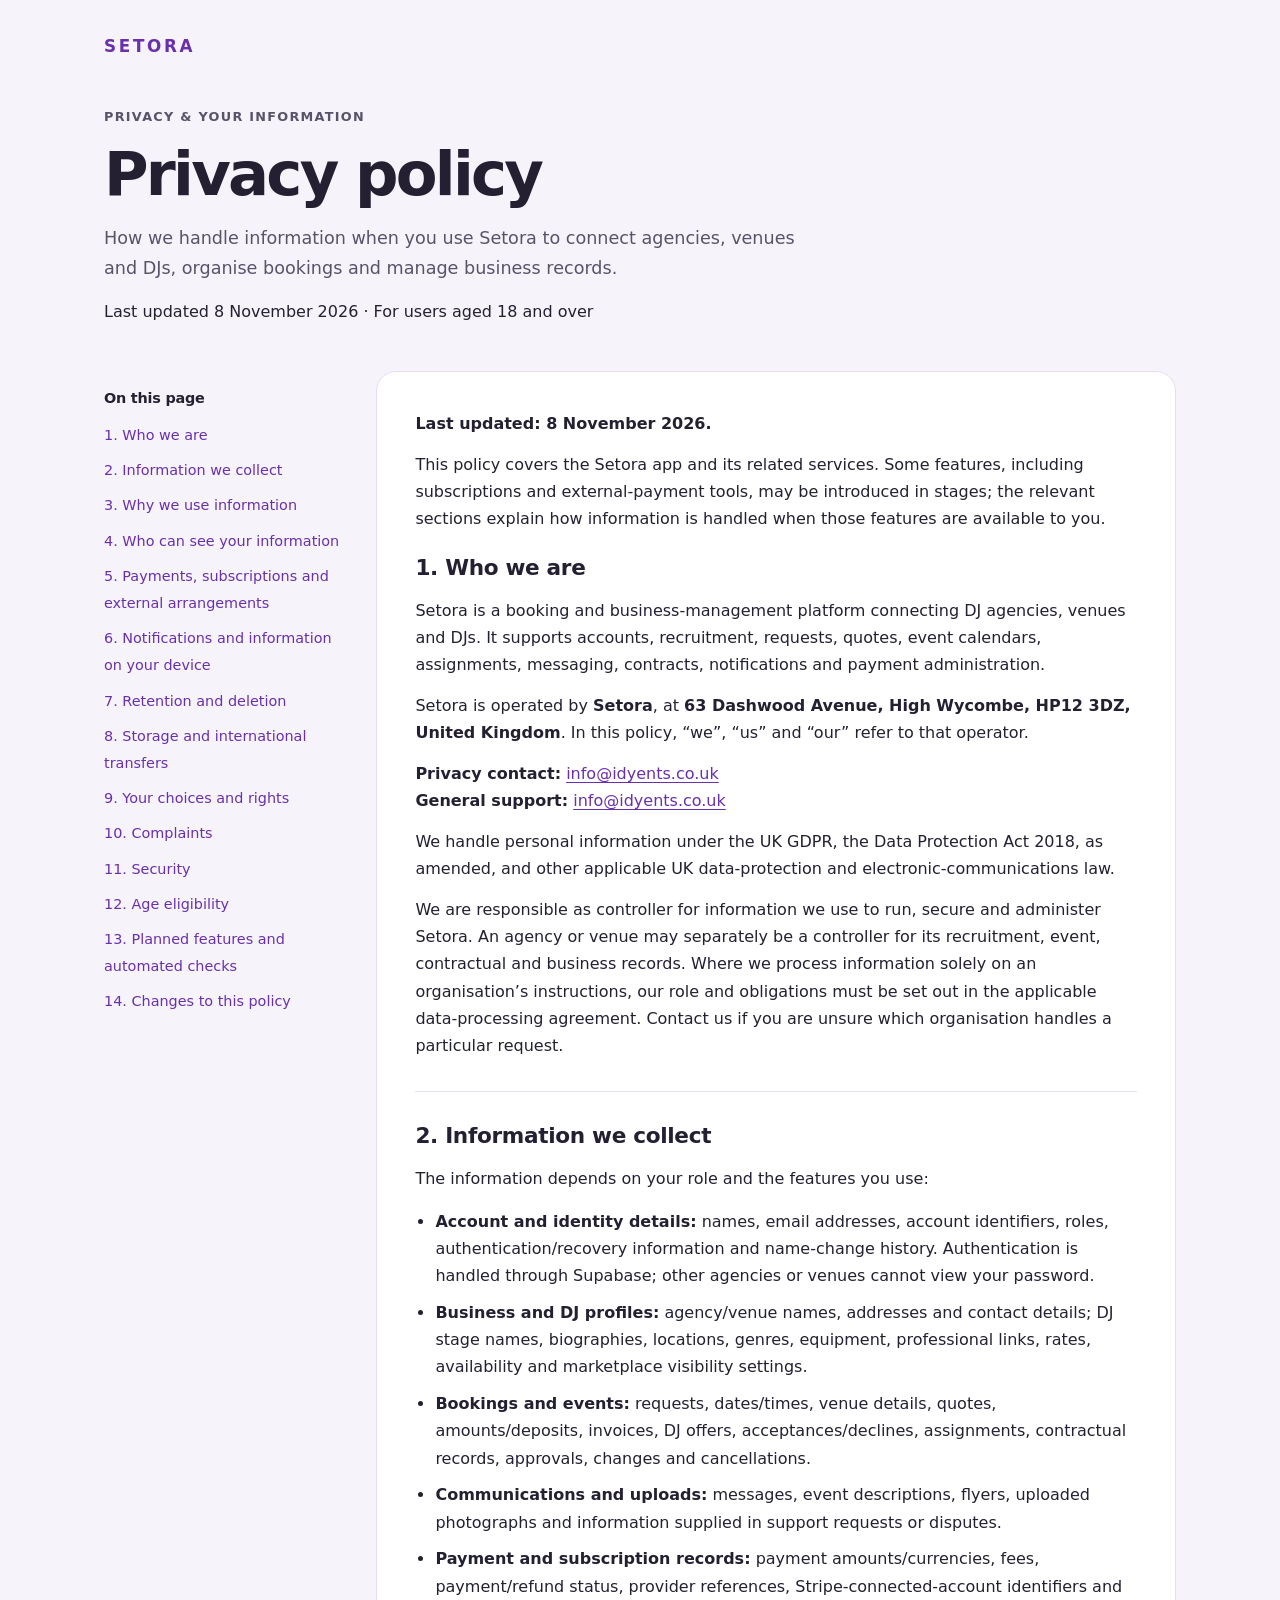
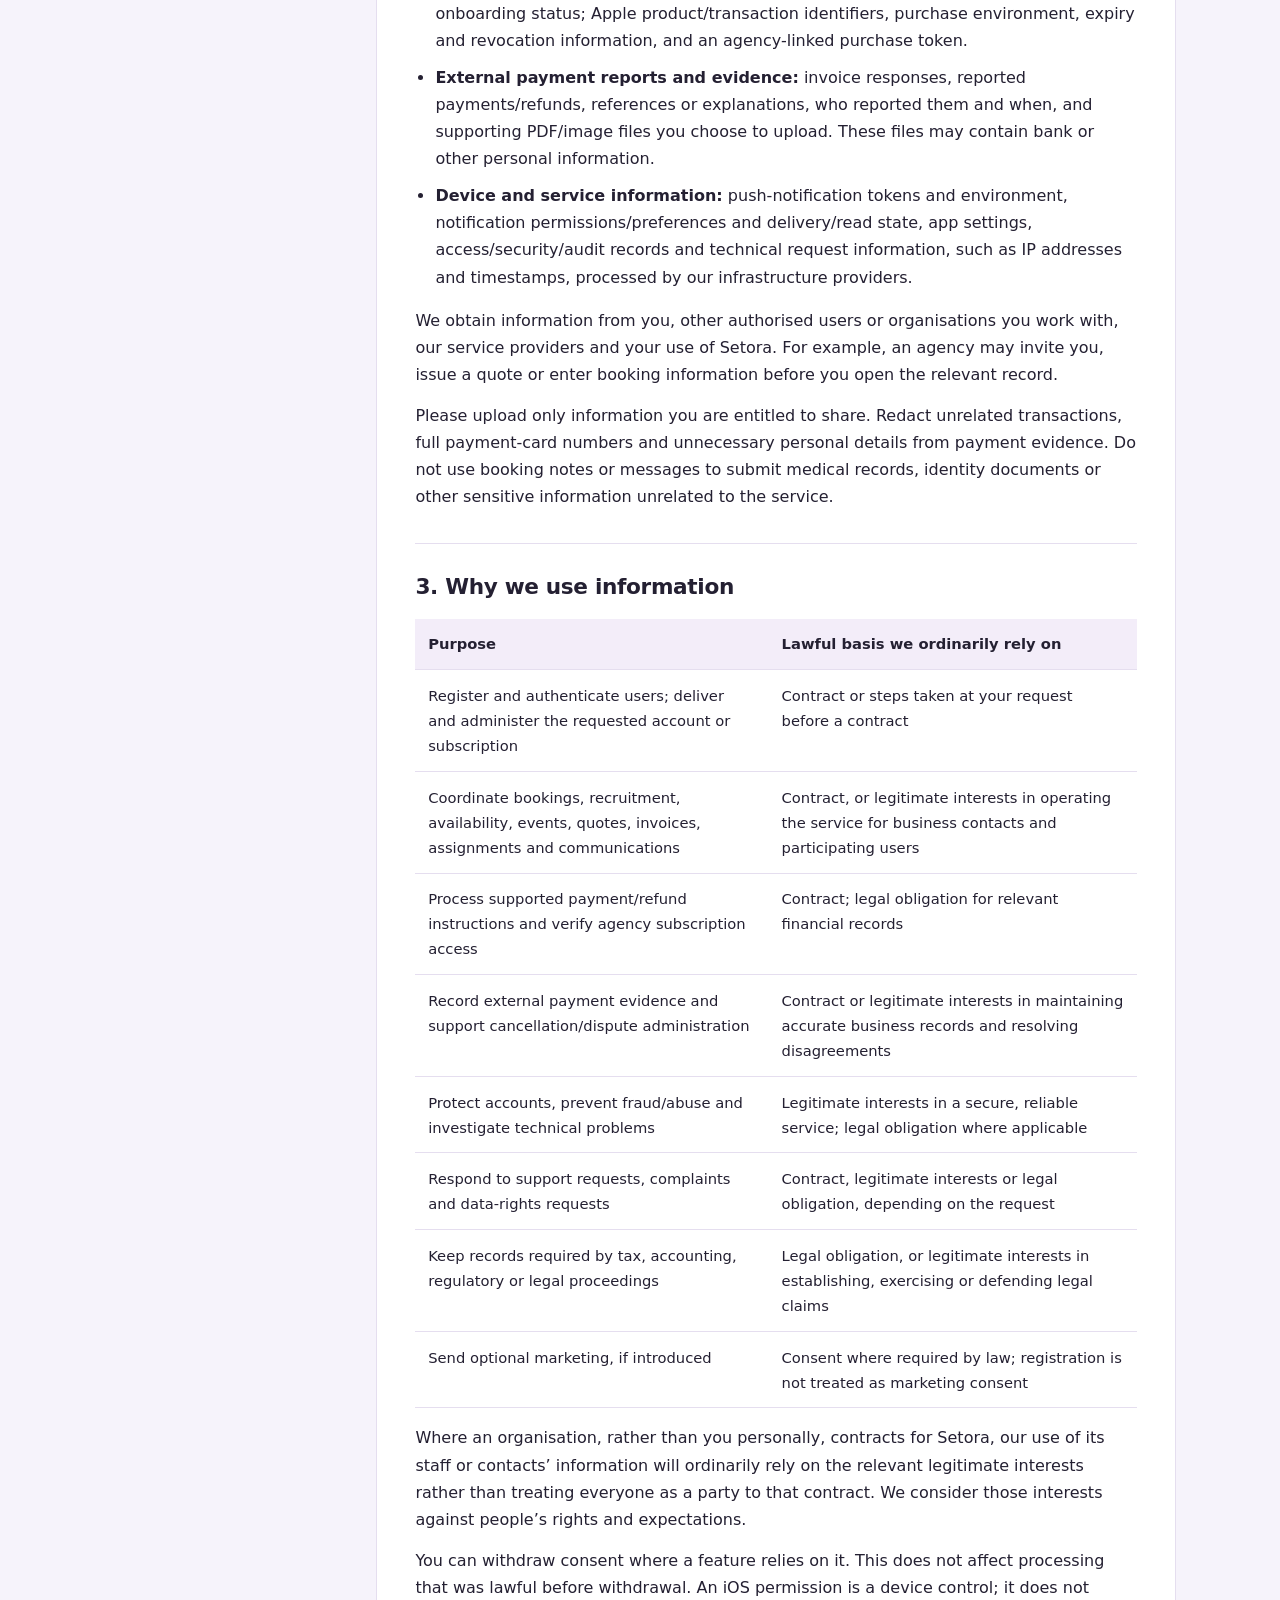
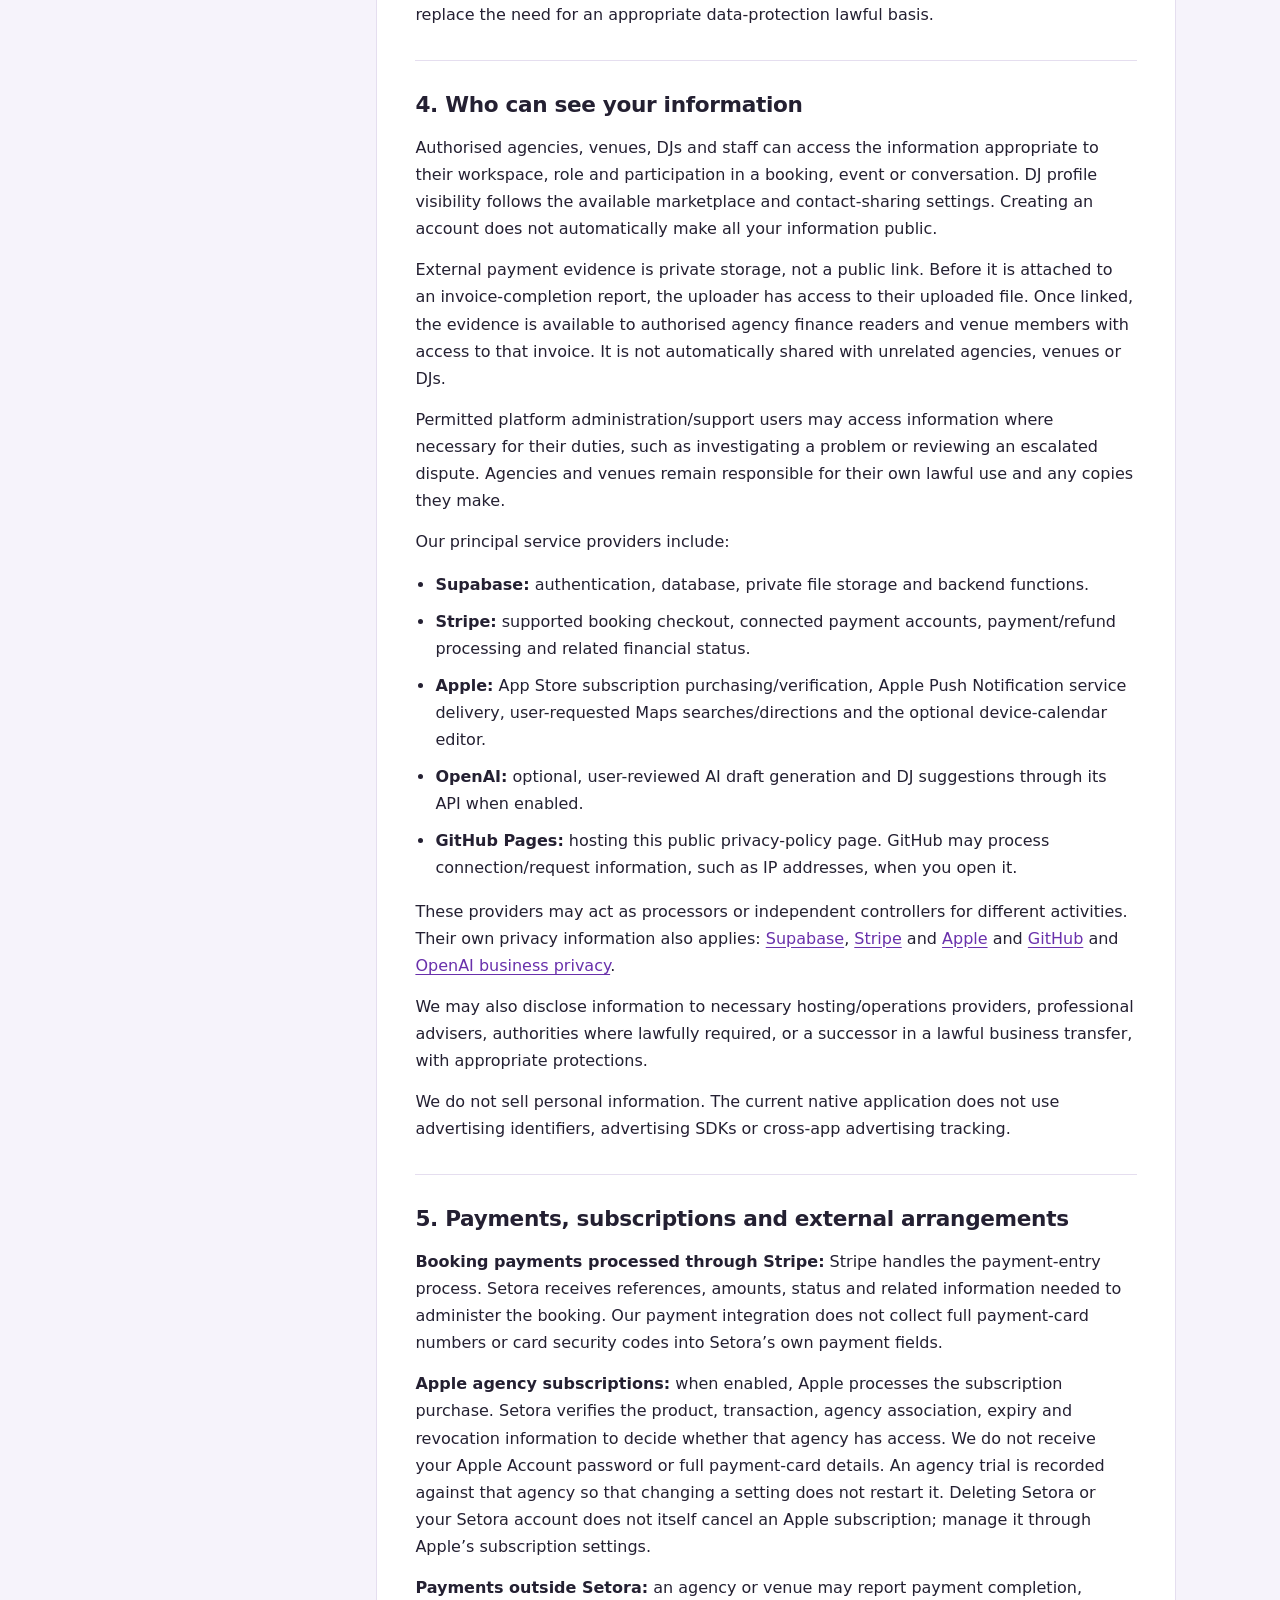
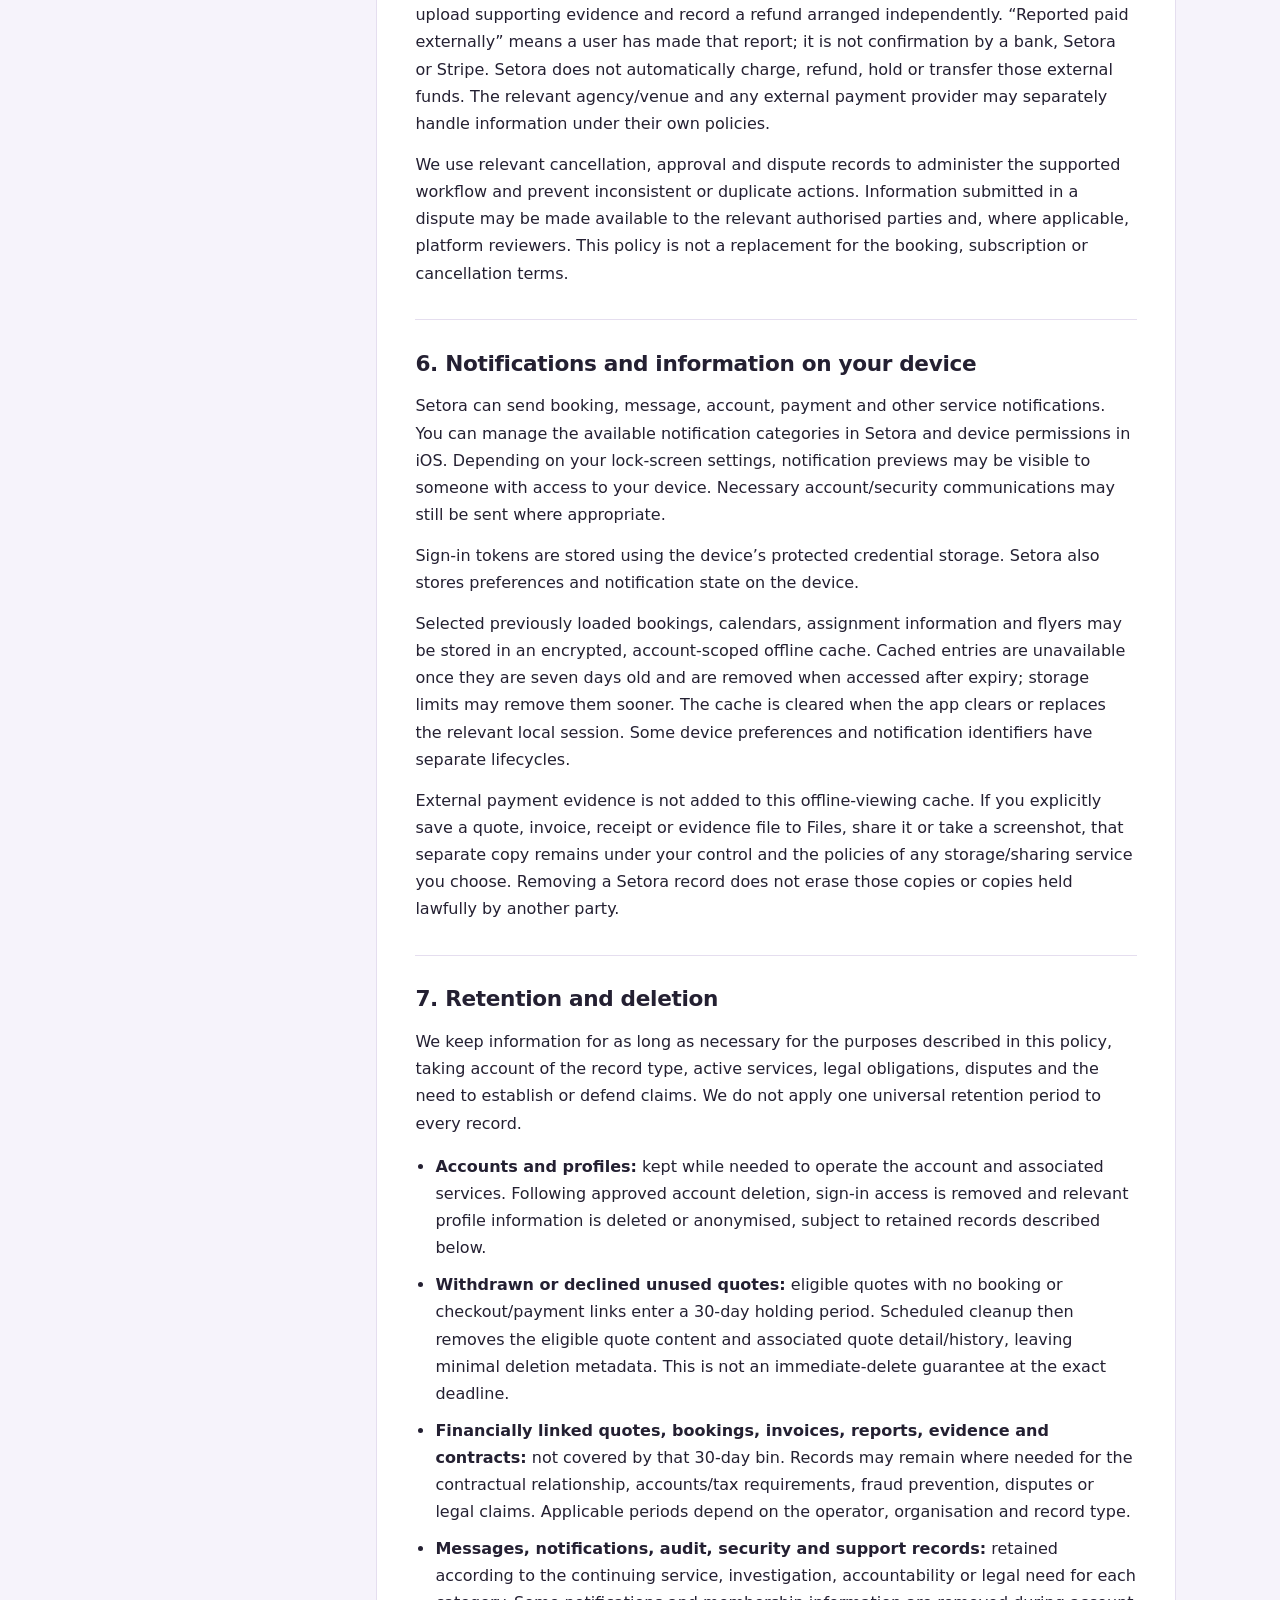
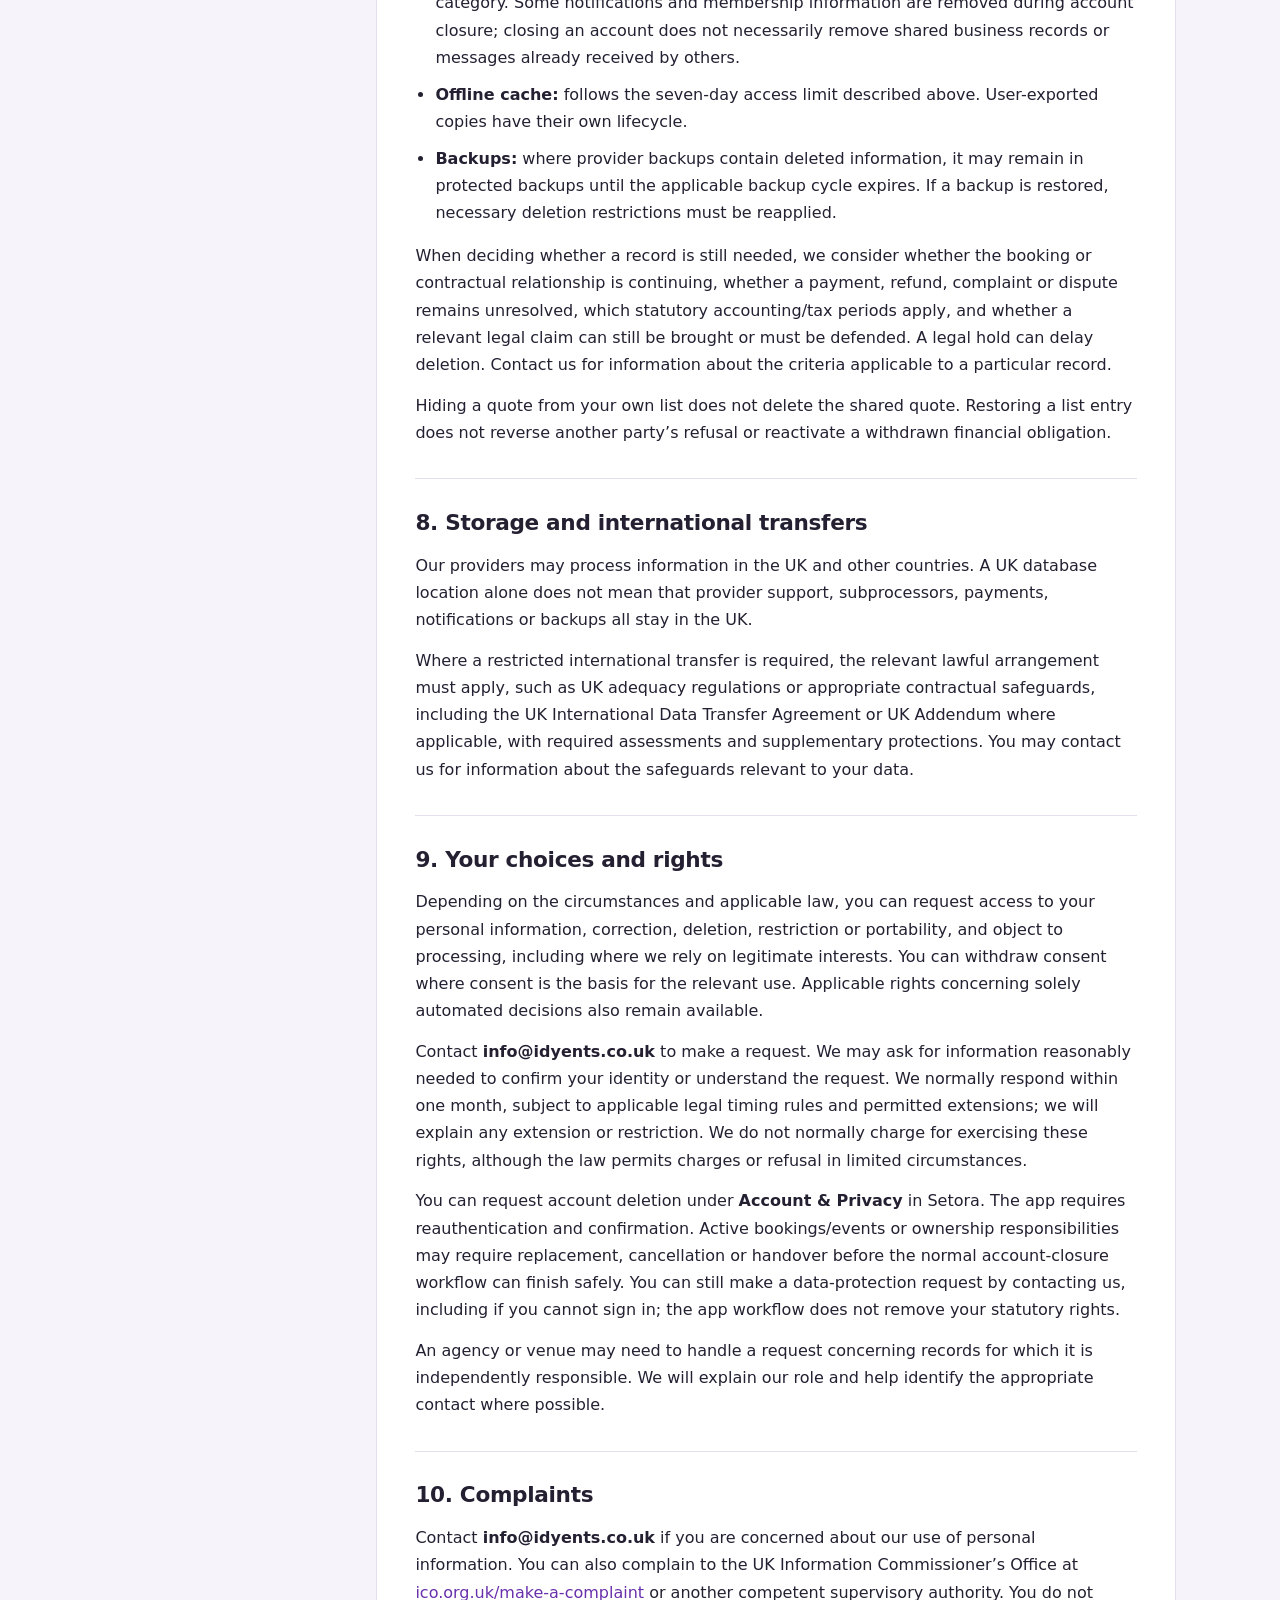
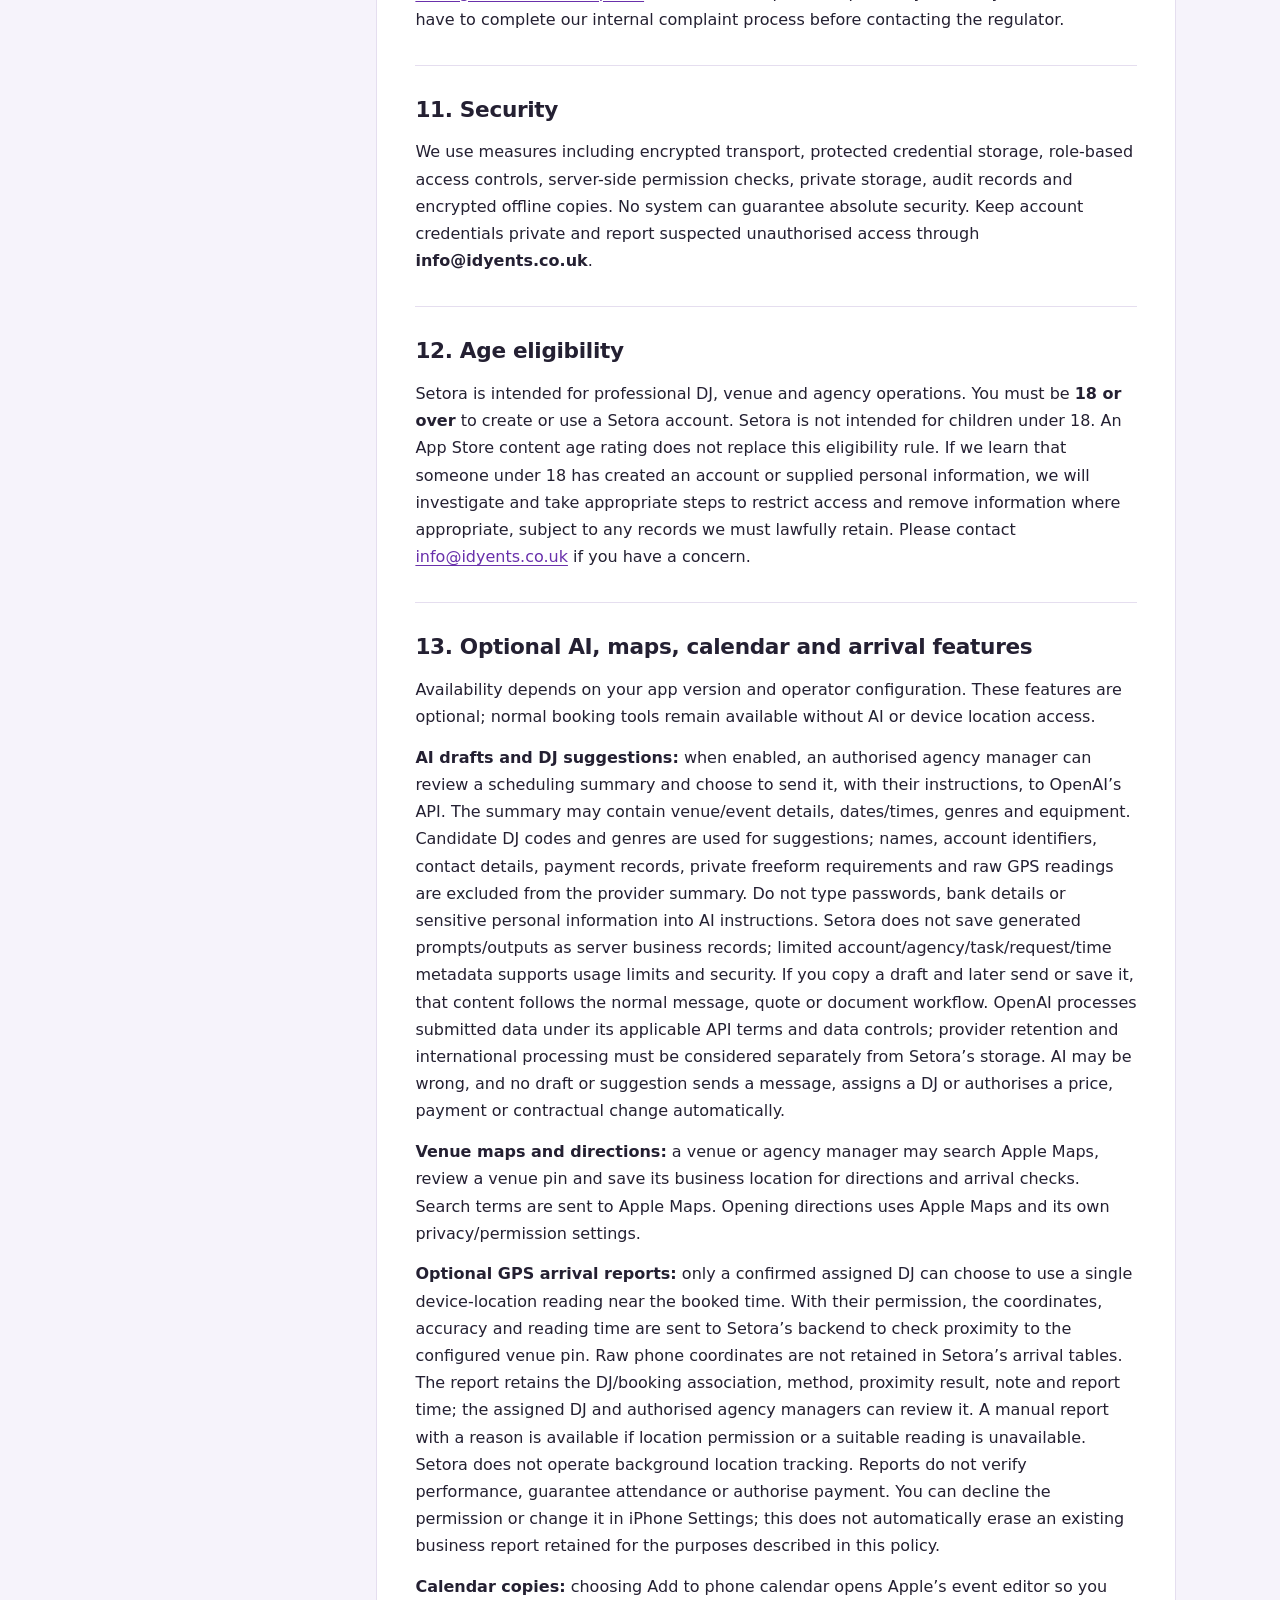
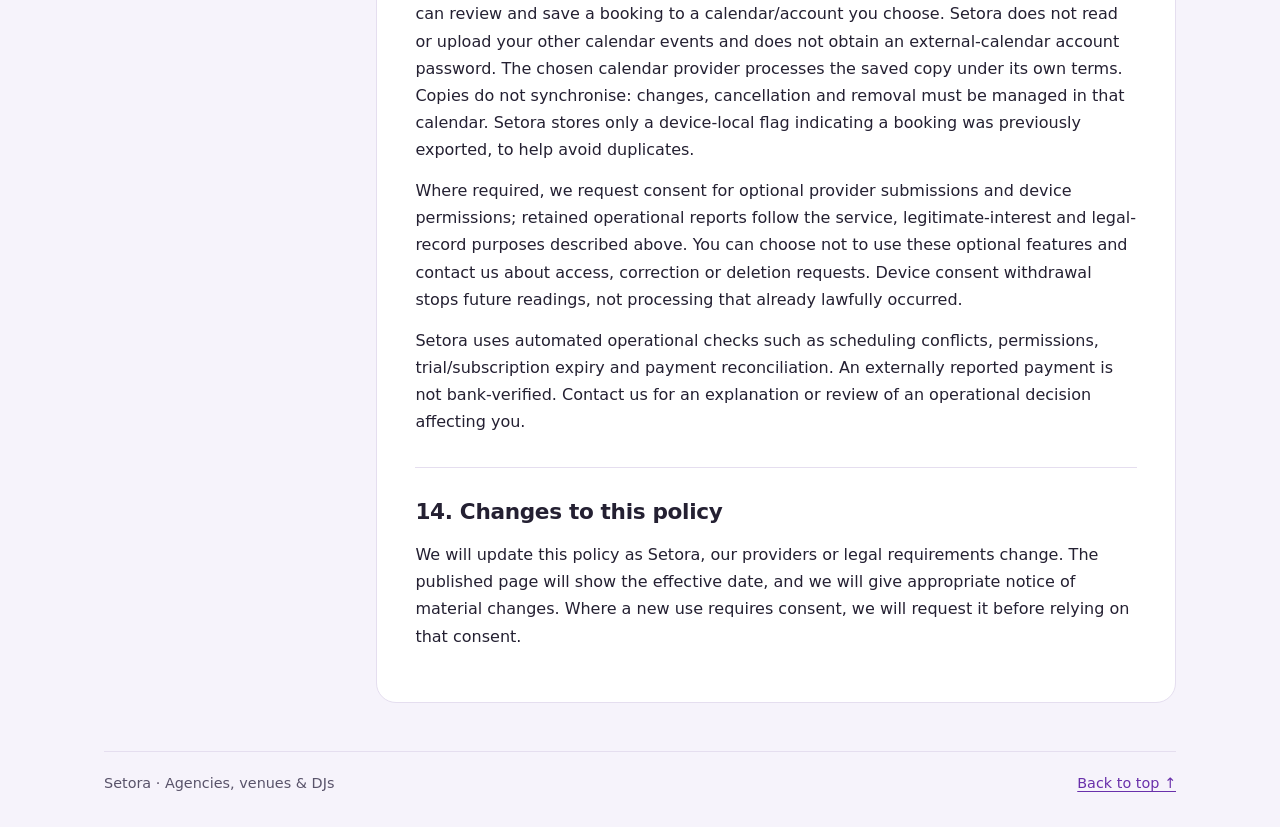
<file: index.html>
<!doctype html>
<html lang="en-GB">
<head>
<meta charset="utf-8">
<meta name="viewport" content="width=device-width, initial-scale=1">
<meta name="robots" content="noindex, nofollow">
<meta name="description" content="How Setora handles personal information for DJ agencies, venues and DJs, including bookings, subscriptions, invoices and payment evidence.">
<title>Privacy Policy | Setora</title>
<style>
:root{color-scheme:light;--ink:#242032;--muted:#59536a;--purple:#6930ab;--line:#e5deef;--paper:#fff;--bg:#f6f3fb}
*{box-sizing:border-box}html{scroll-padding-top:1.5rem}body{margin:0;background:var(--bg);color:var(--ink);font:1rem/1.7 system-ui,-apple-system,BlinkMacSystemFont,"Segoe UI",sans-serif}
a{color:var(--purple);text-underline-offset:.18em;overflow-wrap:anywhere}a:hover{text-decoration-thickness:2px}a:focus-visible,[tabindex]:focus-visible{outline:3px solid #7532b8;outline-offset:4px;border-radius:3px}
.skip{position:absolute;left:1rem;top:-5rem;padding:.7rem;background:#fff;z-index:5}.skip:focus{top:1rem}
.masthead{max-width:1120px;margin:auto;padding:2rem 1.5rem 1rem}.brand{font-size:1.05rem;font-weight:800;letter-spacing:.16em;color:var(--purple)}
.hero{max-width:1120px;margin:auto;padding:1rem 1.5rem 2rem}.eyebrow{text-transform:uppercase;letter-spacing:.1em;color:var(--muted);font-size:.8rem;font-weight:700}h1{font-size:clamp(2.3rem,7vw,3.8rem);line-height:1.1;letter-spacing:-.045em;margin:.45rem 0 1rem}.intro{max-width:65ch;font-size:1.1rem;color:var(--muted)}
.draft{margin:1.5rem 0 0;padding:1rem 1.2rem;background:#fff7e7;border:1px solid #d8b267;border-radius:12px;color:#5b3f0e;max-width:80ch}
.layout{max-width:1120px;margin:auto;display:grid;grid-template-columns:240px minmax(0,1fr);gap:2rem;padding:0 1.5rem 3rem}nav{align-self:start;padding:1.1rem 0}nav h2{font-size:.9rem;margin:0 0 .8rem}nav ol{list-style:none;margin:0;padding:0}nav li{margin:0 0 .5rem}nav a{font-size:.9rem;text-decoration:none}nav a:hover{text-decoration:underline}
article{background:var(--paper);border:1px solid var(--line);border-radius:20px;padding:clamp(1.2rem,4vw,2.4rem);min-width:0}article>p:first-child{margin-top:0}section+section{border-top:1px solid var(--line);margin-top:2rem;padding-top:.5rem}h2{font-size:1.35rem;line-height:1.4;margin:1.3rem 0 .8rem;letter-spacing:-.015em}p{margin:.85rem 0}ul{padding-left:1.25rem}li{margin:.6rem 0}strong{font-weight:650}.placeholder{background:#fff3d4;color:#664900;border-radius:3px;padding:0 .12em;overflow-wrap:anywhere}
.table-wrap{overflow-x:auto;margin:1rem 0}table{width:100%;border-collapse:collapse;font-size:.92rem}th,td{border-bottom:1px solid var(--line);padding:.8rem;text-align:left;vertical-align:top}th{background:#f3edf9}td:first-child{width:49%}
footer{max-width:1120px;margin:auto;padding:0 1.5rem 2rem;color:var(--muted);font-size:.9rem}.footer-inner{border-top:1px solid var(--line);padding-top:1.2rem;display:flex;justify-content:space-between;gap:1rem;flex-wrap:wrap}
@media(max-width:780px){.layout{grid-template-columns:1fr;gap:1rem}nav{border:1px solid var(--line);border-radius:14px;padding:1rem;background:#fff}nav ol{columns:2;column-gap:1.2rem}nav li{break-inside:avoid}.hero{padding-bottom:1.25rem}}@media(max-width:420px){nav ol{columns:1}th,td{padding:.55rem}.layout{padding-inline:1rem}.hero,.masthead{padding-inline:1rem}}
@media print{body{background:#fff;color:#000;font-size:10pt}.skip,nav,.draft,.footer-inner a{display:none}.layout{display:block;padding:0;max-width:none}article{border:0;padding:0}.masthead,.hero{padding:.5rem 0}h1{font-size:26pt}h2{break-after:avoid}.placeholder{background:none;color:#000;border:1px solid #999}.table-wrap{overflow:visible}a{color:#000}footer{padding:.5rem 0}section{break-inside:auto}}
</style>
</head>
<body id="top">
<a class="skip" href="#policy">Skip to privacy policy</a>
<header class="masthead"><span class="brand">SETORA</span></header>
<div class="hero">
<p class="eyebrow">Privacy &amp; your information</p>
<h1>Privacy policy</h1>
<p class="intro">How we handle information when you use Setora to connect agencies, venues and DJs, organise bookings and manage business records.</p>
<p class="updated">Last updated 8 November 2026 · For users aged 18 and over</p>
</div>
<div class="layout">
<nav aria-label="Policy contents"><h2>On this page</h2><ol><li><a href="#section-1">1. Who we are</a></li><li><a href="#section-2">2. Information we collect</a></li><li><a href="#section-3">3. Why we use information</a></li><li><a href="#section-4">4. Who can see your information</a></li><li><a href="#section-5">5. Payments, subscriptions and external arrangements</a></li><li><a href="#section-6">6. Notifications and information on your device</a></li><li><a href="#section-7">7. Retention and deletion</a></li><li><a href="#section-8">8. Storage and international transfers</a></li><li><a href="#section-9">9. Your choices and rights</a></li><li><a href="#section-10">10. Complaints</a></li><li><a href="#section-11">11. Security</a></li><li><a href="#section-12">12. Age eligibility</a></li><li><a href="#section-13">13. Planned features and automated checks</a></li><li><a href="#section-14">14. Changes to this policy</a></li></ol></nav>
<main id="policy" tabindex="-1"><article aria-label="Setora privacy policy"><p><strong>Last updated: 8 November 2026.</strong></p><p>This policy covers the Setora app and its related services. Some features, including subscriptions and external-payment tools, may be introduced in stages; the relevant sections explain how information is handled when those features are available to you.</p><section id="section-1" aria-labelledby="section-1-heading"><h2 id="section-1-heading">1. Who we are</h2><p>Setora is a booking and business-management platform connecting DJ agencies, venues and DJs. It supports accounts, recruitment, requests, quotes, event calendars, assignments, messaging, contracts, notifications and payment administration.</p><p>Setora is operated by <strong>Setora</strong>, at <strong>63 Dashwood Avenue, High Wycombe, HP12 3DZ, United Kingdom</strong>. In this policy, “we”, “us” and “our” refer to that operator.</p><p><strong>Privacy contact:</strong> <a href="mailto:info@idyents.co.uk">info@idyents.co.uk</a><br><strong>General support:</strong> <a href="mailto:info@idyents.co.uk">info@idyents.co.uk</a></p><p>We handle personal information under the UK GDPR, the Data Protection Act 2018, as amended, and other applicable UK data-protection and electronic-communications law.</p><p>We are responsible as controller for information we use to run, secure and administer Setora. An agency or venue may separately be a controller for its recruitment, event, contractual and business records. Where we process information solely on an organisation’s instructions, our role and obligations must be set out in the applicable data-processing agreement. Contact us if you are unsure which organisation handles a particular request.</p></section><section id="section-2" aria-labelledby="section-2-heading"><h2 id="section-2-heading">2. Information we collect</h2><p>The information depends on your role and the features you use:</p><ul><li><strong>Account and identity details:</strong> names, email addresses, account identifiers, roles, authentication/recovery information and name-change history. Authentication is handled through Supabase; other agencies or venues cannot view your password.</li><li><strong>Business and DJ profiles:</strong> agency/venue names, addresses and contact details; DJ stage names, biographies, locations, genres, equipment, professional links, rates, availability and marketplace visibility settings.</li><li><strong>Bookings and events:</strong> requests, dates/times, venue details, quotes, amounts/deposits, invoices, DJ offers, acceptances/declines, assignments, contractual records, approvals, changes and cancellations.</li><li><strong>Communications and uploads:</strong> messages, event descriptions, flyers, uploaded photographs and information supplied in support requests or disputes.</li><li><strong>Payment and subscription records:</strong> payment amounts/currencies, fees, payment/refund status, provider references, Stripe-connected-account identifiers and onboarding status; Apple product/transaction identifiers, purchase environment, expiry and revocation information, and an agency-linked purchase token.</li><li><strong>External payment reports and evidence:</strong> invoice responses, reported payments/refunds, references or explanations, who reported them and when, and supporting PDF/image files you choose to upload. These files may contain bank or other personal information.</li><li><strong>Device and service information:</strong> push-notification tokens and environment, notification permissions/preferences and delivery/read state, app settings, access/security/audit records and technical request information, such as IP addresses and timestamps, processed by our infrastructure providers.</li></ul><p>We obtain information from you, other authorised users or organisations you work with, our service providers and your use of Setora. For example, an agency may invite you, issue a quote or enter booking information before you open the relevant record.</p><p>Please upload only information you are entitled to share. Redact unrelated transactions, full payment-card numbers and unnecessary personal details from payment evidence. Do not use booking notes or messages to submit medical records, identity documents or other sensitive information unrelated to the service.</p></section><section id="section-3" aria-labelledby="section-3-heading"><h2 id="section-3-heading">3. Why we use information</h2><div class="table-wrap" tabindex="0" role="region" aria-label="Purposes and lawful bases"><table><thead><tr><th scope="col">Purpose</th><th scope="col">Lawful basis we ordinarily rely on</th></tr></thead><tbody><tr><td>Register and authenticate users; deliver and administer the requested account or subscription</td><td>Contract or steps taken at your request before a contract</td></tr><tr><td>Coordinate bookings, recruitment, availability, events, quotes, invoices, assignments and communications</td><td>Contract, or legitimate interests in operating the service for business contacts and participating users</td></tr><tr><td>Process supported payment/refund instructions and verify agency subscription access</td><td>Contract; legal obligation for relevant financial records</td></tr><tr><td>Record external payment evidence and support cancellation/dispute administration</td><td>Contract or legitimate interests in maintaining accurate business records and resolving disagreements</td></tr><tr><td>Protect accounts, prevent fraud/abuse and investigate technical problems</td><td>Legitimate interests in a secure, reliable service; legal obligation where applicable</td></tr><tr><td>Respond to support requests, complaints and data-rights requests</td><td>Contract, legitimate interests or legal obligation, depending on the request</td></tr><tr><td>Keep records required by tax, accounting, regulatory or legal proceedings</td><td>Legal obligation, or legitimate interests in establishing, exercising or defending legal claims</td></tr><tr><td>Send optional marketing, if introduced</td><td>Consent where required by law; registration is not treated as marketing consent</td></tr></tbody></table></div><p>Where an organisation, rather than you personally, contracts for Setora, our use of its staff or contacts’ information will ordinarily rely on the relevant legitimate interests rather than treating everyone as a party to that contract. We consider those interests against people’s rights and expectations.</p><p>You can withdraw consent where a feature relies on it. This does not affect processing that was lawful before withdrawal. An iOS permission is a device control; it does not replace the need for an appropriate data-protection lawful basis.</p></section><section id="section-4" aria-labelledby="section-4-heading"><h2 id="section-4-heading">4. Who can see your information</h2><p>Authorised agencies, venues, DJs and staff can access the information appropriate to their workspace, role and participation in a booking, event or conversation. DJ profile visibility follows the available marketplace and contact-sharing settings. Creating an account does not automatically make all your information public.</p><p>External payment evidence is private storage, not a public link. Before it is attached to an invoice-completion report, the uploader has access to their uploaded file. Once linked, the evidence is available to authorised agency finance readers and venue members with access to that invoice. It is not automatically shared with unrelated agencies, venues or DJs.</p><p>Permitted platform administration/support users may access information where necessary for their duties, such as investigating a problem or reviewing an escalated dispute. Agencies and venues remain responsible for their own lawful use and any copies they make.</p><p>Our principal service providers include:</p><ul><li><strong>Supabase:</strong> authentication, database, private file storage and backend functions.</li><li><strong>Stripe:</strong> supported booking checkout, connected payment accounts, payment/refund processing and related financial status.</li><li><strong>Apple:</strong> App Store subscription purchasing/verification, Apple Push Notification service delivery, user-requested Maps searches/directions and the optional device-calendar editor.</li><li><strong>OpenAI:</strong> optional, user-reviewed AI draft generation and DJ suggestions through its API when enabled.</li><li><strong>GitHub Pages:</strong> hosting this public privacy-policy page. GitHub may process connection/request information, such as IP addresses, when you open it.</li></ul><p>These providers may act as processors or independent controllers for different activities. Their own privacy information also applies: <a href="https://supabase.com/privacy">Supabase</a>, <a href="https://stripe.com/privacy">Stripe</a> and <a href="https://www.apple.com/legal/privacy/">Apple</a> and <a href="https://docs.github.com/en/site-policy/privacy-policies/github-general-privacy-statement">GitHub</a> and <a href="https://openai.com/enterprise-privacy/">OpenAI business privacy</a>.</p><p>We may also disclose information to necessary hosting/operations providers, professional advisers, authorities where lawfully required, or a successor in a lawful business transfer, with appropriate protections.</p><p>We do not sell personal information. The current native application does not use advertising identifiers, advertising SDKs or cross-app advertising tracking.</p></section><section id="section-5" aria-labelledby="section-5-heading"><h2 id="section-5-heading">5. Payments, subscriptions and external arrangements</h2><p><strong>Booking payments processed through Stripe:</strong> Stripe handles the payment-entry process. Setora receives references, amounts, status and related information needed to administer the booking. Our payment integration does not collect full payment-card numbers or card security codes into Setora’s own payment fields.</p><p><strong>Apple agency subscriptions:</strong> when enabled, Apple processes the subscription purchase. Setora verifies the product, transaction, agency association, expiry and revocation information to decide whether that agency has access. We do not receive your Apple Account password or full payment-card details. An agency trial is recorded against that agency so that changing a setting does not restart it. Deleting Setora or your Setora account does not itself cancel an Apple subscription; manage it through Apple’s subscription settings.</p><p><strong>Payments outside Setora:</strong> an agency or venue may report payment completion, upload supporting evidence and record a refund arranged independently. “Reported paid externally” means a user has made that report; it is not confirmation by a bank, Setora or Stripe. Setora does not automatically charge, refund, hold or transfer those external funds. The relevant agency/venue and any external payment provider may separately handle information under their own policies.</p><p>We use relevant cancellation, approval and dispute records to administer the supported workflow and prevent inconsistent or duplicate actions. Information submitted in a dispute may be made available to the relevant authorised parties and, where applicable, platform reviewers. This policy is not a replacement for the booking, subscription or cancellation terms.</p></section><section id="section-6" aria-labelledby="section-6-heading"><h2 id="section-6-heading">6. Notifications and information on your device</h2><p>Setora can send booking, message, account, payment and other service notifications. You can manage the available notification categories in Setora and device permissions in iOS. Depending on your lock-screen settings, notification previews may be visible to someone with access to your device. Necessary account/security communications may still be sent where appropriate.</p><p>Sign-in tokens are stored using the device’s protected credential storage. Setora also stores preferences and notification state on the device.</p><p>Selected previously loaded bookings, calendars, assignment information and flyers may be stored in an encrypted, account-scoped offline cache. Cached entries are unavailable once they are seven days old and are removed when accessed after expiry; storage limits may remove them sooner. The cache is cleared when the app clears or replaces the relevant local session. Some device preferences and notification identifiers have separate lifecycles.</p><p>External payment evidence is not added to this offline-viewing cache. If you explicitly save a quote, invoice, receipt or evidence file to Files, share it or take a screenshot, that separate copy remains under your control and the policies of any storage/sharing service you choose. Removing a Setora record does not erase those copies or copies held lawfully by another party.</p></section><section id="section-7" aria-labelledby="section-7-heading"><h2 id="section-7-heading">7. Retention and deletion</h2><p>We keep information for as long as necessary for the purposes described in this policy, taking account of the record type, active services, legal obligations, disputes and the need to establish or defend claims. We do not apply one universal retention period to every record.</p><ul><li><strong>Accounts and profiles:</strong> kept while needed to operate the account and associated services. Following approved account deletion, sign-in access is removed and relevant profile information is deleted or anonymised, subject to retained records described below.</li><li><strong>Withdrawn or declined unused quotes:</strong> eligible quotes with no booking or checkout/payment links enter a 30-day holding period. Scheduled cleanup then removes the eligible quote content and associated quote detail/history, leaving minimal deletion metadata. This is not an immediate-delete guarantee at the exact deadline.</li><li><strong>Financially linked quotes, bookings, invoices, reports, evidence and contracts:</strong> not covered by that 30-day bin. Records may remain where needed for the contractual relationship, accounts/tax requirements, fraud prevention, disputes or legal claims. Applicable periods depend on the operator, organisation and record type.</li><li><strong>Messages, notifications, audit, security and support records:</strong> retained according to the continuing service, investigation, accountability or legal need for each category. Some notifications and membership information are removed during account closure; closing an account does not necessarily remove shared business records or messages already received by others.</li><li><strong>Offline cache:</strong> follows the seven-day access limit described above. User-exported copies have their own lifecycle.</li><li><strong>Backups:</strong> where provider backups contain deleted information, it may remain in protected backups until the applicable backup cycle expires. If a backup is restored, necessary deletion restrictions must be reapplied.</li></ul><p>When deciding whether a record is still needed, we consider whether the booking or contractual relationship is continuing, whether a payment, refund, complaint or dispute remains unresolved, which statutory accounting/tax periods apply, and whether a relevant legal claim can still be brought or must be defended. A legal hold can delay deletion. Contact us for information about the criteria applicable to a particular record.</p><p>Hiding a quote from your own list does not delete the shared quote. Restoring a list entry does not reverse another party’s refusal or reactivate a withdrawn financial obligation.</p></section><section id="section-8" aria-labelledby="section-8-heading"><h2 id="section-8-heading">8. Storage and international transfers</h2><p>Our providers may process information in the UK and other countries. A UK database location alone does not mean that provider support, subprocessors, payments, notifications or backups all stay in the UK.</p><p>Where a restricted international transfer is required, the relevant lawful arrangement must apply, such as UK adequacy regulations or appropriate contractual safeguards, including the UK International Data Transfer Agreement or UK Addendum where applicable, with required assessments and supplementary protections. You may contact us for information about the safeguards relevant to your data.</p></section><section id="section-9" aria-labelledby="section-9-heading"><h2 id="section-9-heading">9. Your choices and rights</h2><p>Depending on the circumstances and applicable law, you can request access to your personal information, correction, deletion, restriction or portability, and object to processing, including where we rely on legitimate interests. You can withdraw consent where consent is the basis for the relevant use. Applicable rights concerning solely automated decisions also remain available.</p><p>Contact <strong>info@idyents.co.uk</strong> to make a request. We may ask for information reasonably needed to confirm your identity or understand the request. We normally respond within one month, subject to applicable legal timing rules and permitted extensions; we will explain any extension or restriction. We do not normally charge for exercising these rights, although the law permits charges or refusal in limited circumstances.</p><p>You can request account deletion under <strong>Account &amp; Privacy</strong> in Setora. The app requires reauthentication and confirmation. Active bookings/events or ownership responsibilities may require replacement, cancellation or handover before the normal account-closure workflow can finish safely. You can still make a data-protection request by contacting us, including if you cannot sign in; the app workflow does not remove your statutory rights.</p><p>An agency or venue may need to handle a request concerning records for which it is independently responsible. We will explain our role and help identify the appropriate contact where possible.</p></section><section id="section-10" aria-labelledby="section-10-heading"><h2 id="section-10-heading">10. Complaints</h2><p>Contact <strong>info@idyents.co.uk</strong> if you are concerned about our use of personal information. You can also complain to the UK Information Commissioner’s Office at <a href="https://ico.org.uk/make-a-complaint/">ico.org.uk/make-a-complaint</a> or another competent supervisory authority. You do not have to complete our internal complaint process before contacting the regulator.</p></section><section id="section-11" aria-labelledby="section-11-heading"><h2 id="section-11-heading">11. Security</h2><p>We use measures including encrypted transport, protected credential storage, role-based access controls, server-side permission checks, private storage, audit records and encrypted offline copies. No system can guarantee absolute security. Keep account credentials private and report suspected unauthorised access through <strong>info@idyents.co.uk</strong>.</p></section><section id="section-12" aria-labelledby="section-12-heading"><h2 id="section-12-heading">12. Age eligibility</h2><p>Setora is intended for professional DJ, venue and agency operations. You must be <strong>18 or over</strong> to create or use a Setora account. Setora is not intended for children under 18. An App Store content age rating does not replace this eligibility rule. If we learn that someone under 18 has created an account or supplied personal information, we will investigate and take appropriate steps to restrict access and remove information where appropriate, subject to any records we must lawfully retain. Please contact <a href="mailto:info@idyents.co.uk">info@idyents.co.uk</a> if you have a concern.</p></section><section id="section-13" aria-labelledby="section-13-heading"><h2 id="section-13-heading">13. Optional AI, maps, calendar and arrival features</h2><p>Availability depends on your app version and operator configuration. These features are optional; normal booking tools remain available without AI or device location access.</p><p><strong>AI drafts and DJ suggestions:</strong> when enabled, an authorised agency manager can review a scheduling summary and choose to send it, with their instructions, to OpenAI’s API. The summary may contain venue/event details, dates/times, genres and equipment. Candidate DJ codes and genres are used for suggestions; names, account identifiers, contact details, payment records, private freeform requirements and raw GPS readings are excluded from the provider summary. Do not type passwords, bank details or sensitive personal information into AI instructions. Setora does not save generated prompts/outputs as server business records; limited account/agency/task/request/time metadata supports usage limits and security. If you copy a draft and later send or save it, that content follows the normal message, quote or document workflow. OpenAI processes submitted data under its applicable API terms and data controls; provider retention and international processing must be considered separately from Setora’s storage. AI may be wrong, and no draft or suggestion sends a message, assigns a DJ or authorises a price, payment or contractual change automatically.</p><p><strong>Venue maps and directions:</strong> a venue or agency manager may search Apple Maps, review a venue pin and save its business location for directions and arrival checks. Search terms are sent to Apple Maps. Opening directions uses Apple Maps and its own privacy/permission settings.</p><p><strong>Optional GPS arrival reports:</strong> only a confirmed assigned DJ can choose to use a single device-location reading near the booked time. With their permission, the coordinates, accuracy and reading time are sent to Setora’s backend to check proximity to the configured venue pin. Raw phone coordinates are not retained in Setora’s arrival tables. The report retains the DJ/booking association, method, proximity result, note and report time; the assigned DJ and authorised agency managers can review it. A manual report with a reason is available if location permission or a suitable reading is unavailable. Setora does not operate background location tracking. Reports do not verify performance, guarantee attendance or authorise payment. You can decline the permission or change it in iPhone Settings; this does not automatically erase an existing business report retained for the purposes described in this policy.</p><p><strong>Calendar copies:</strong> choosing Add to phone calendar opens Apple’s event editor so you can review and save a booking to a calendar/account you choose. Setora does not read or upload your other calendar events and does not obtain an external-calendar account password. The chosen calendar provider processes the saved copy under its own terms. Copies do not synchronise: changes, cancellation and removal must be managed in that calendar. Setora stores only a device-local flag indicating a booking was previously exported, to help avoid duplicates.</p><p>Where required, we request consent for optional provider submissions and device permissions; retained operational reports follow the service, legitimate-interest and legal-record purposes described above. You can choose not to use these optional features and contact us about access, correction or deletion requests. Device consent withdrawal stops future readings, not processing that already lawfully occurred.</p><p>Setora uses automated operational checks such as scheduling conflicts, permissions, trial/subscription expiry and payment reconciliation. An externally reported payment is not bank-verified. Contact us for an explanation or review of an operational decision affecting you.</p></section><section id="section-14" aria-labelledby="section-14-heading"><h2 id="section-14-heading">14. Changes to this policy</h2><p>We will update this policy as Setora, our providers or legal requirements change. The published page will show the effective date, and we will give appropriate notice of material changes. Where a new use requires consent, we will request it before relying on that consent.</p></section></article></main>
</div>
<footer><div class="footer-inner"><span>Setora · Agencies, venues &amp; DJs</span><a href="#top">Back to top ↑</a></div></footer>
</body>
</html>
</file>
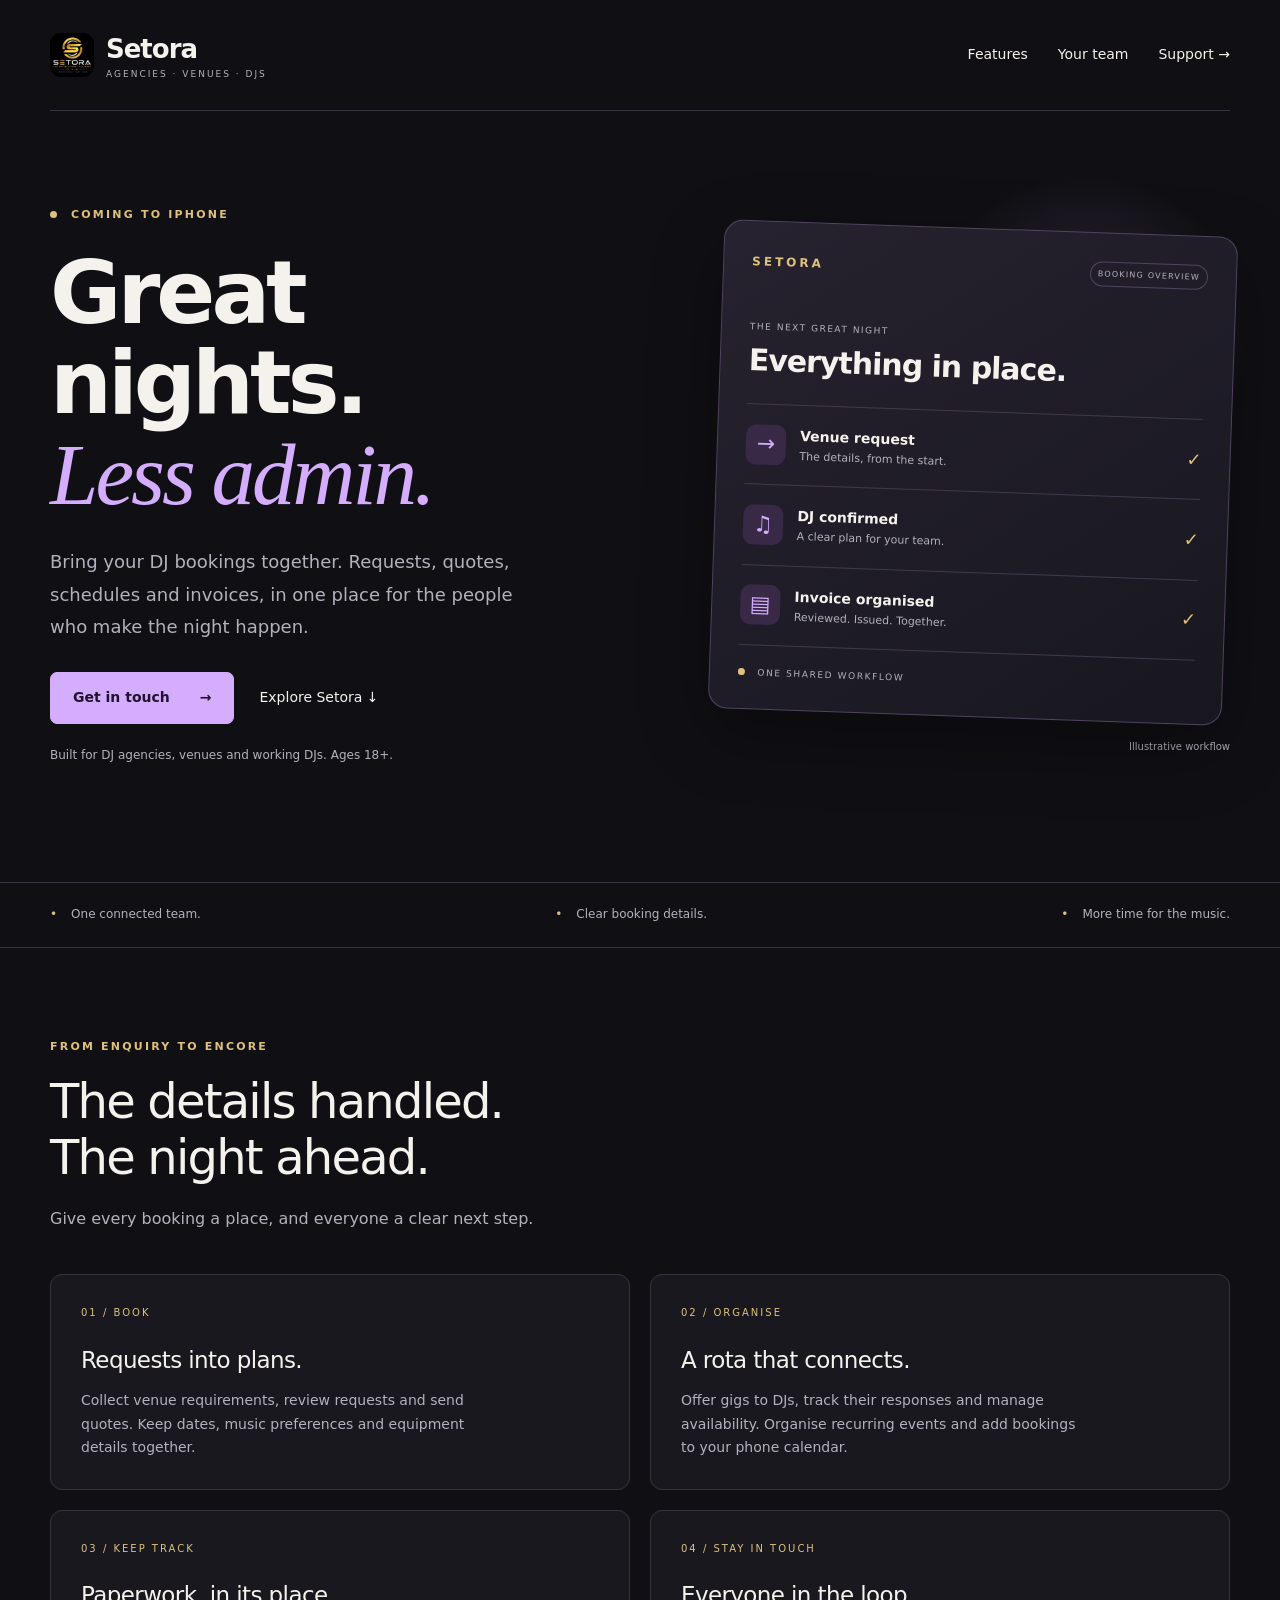
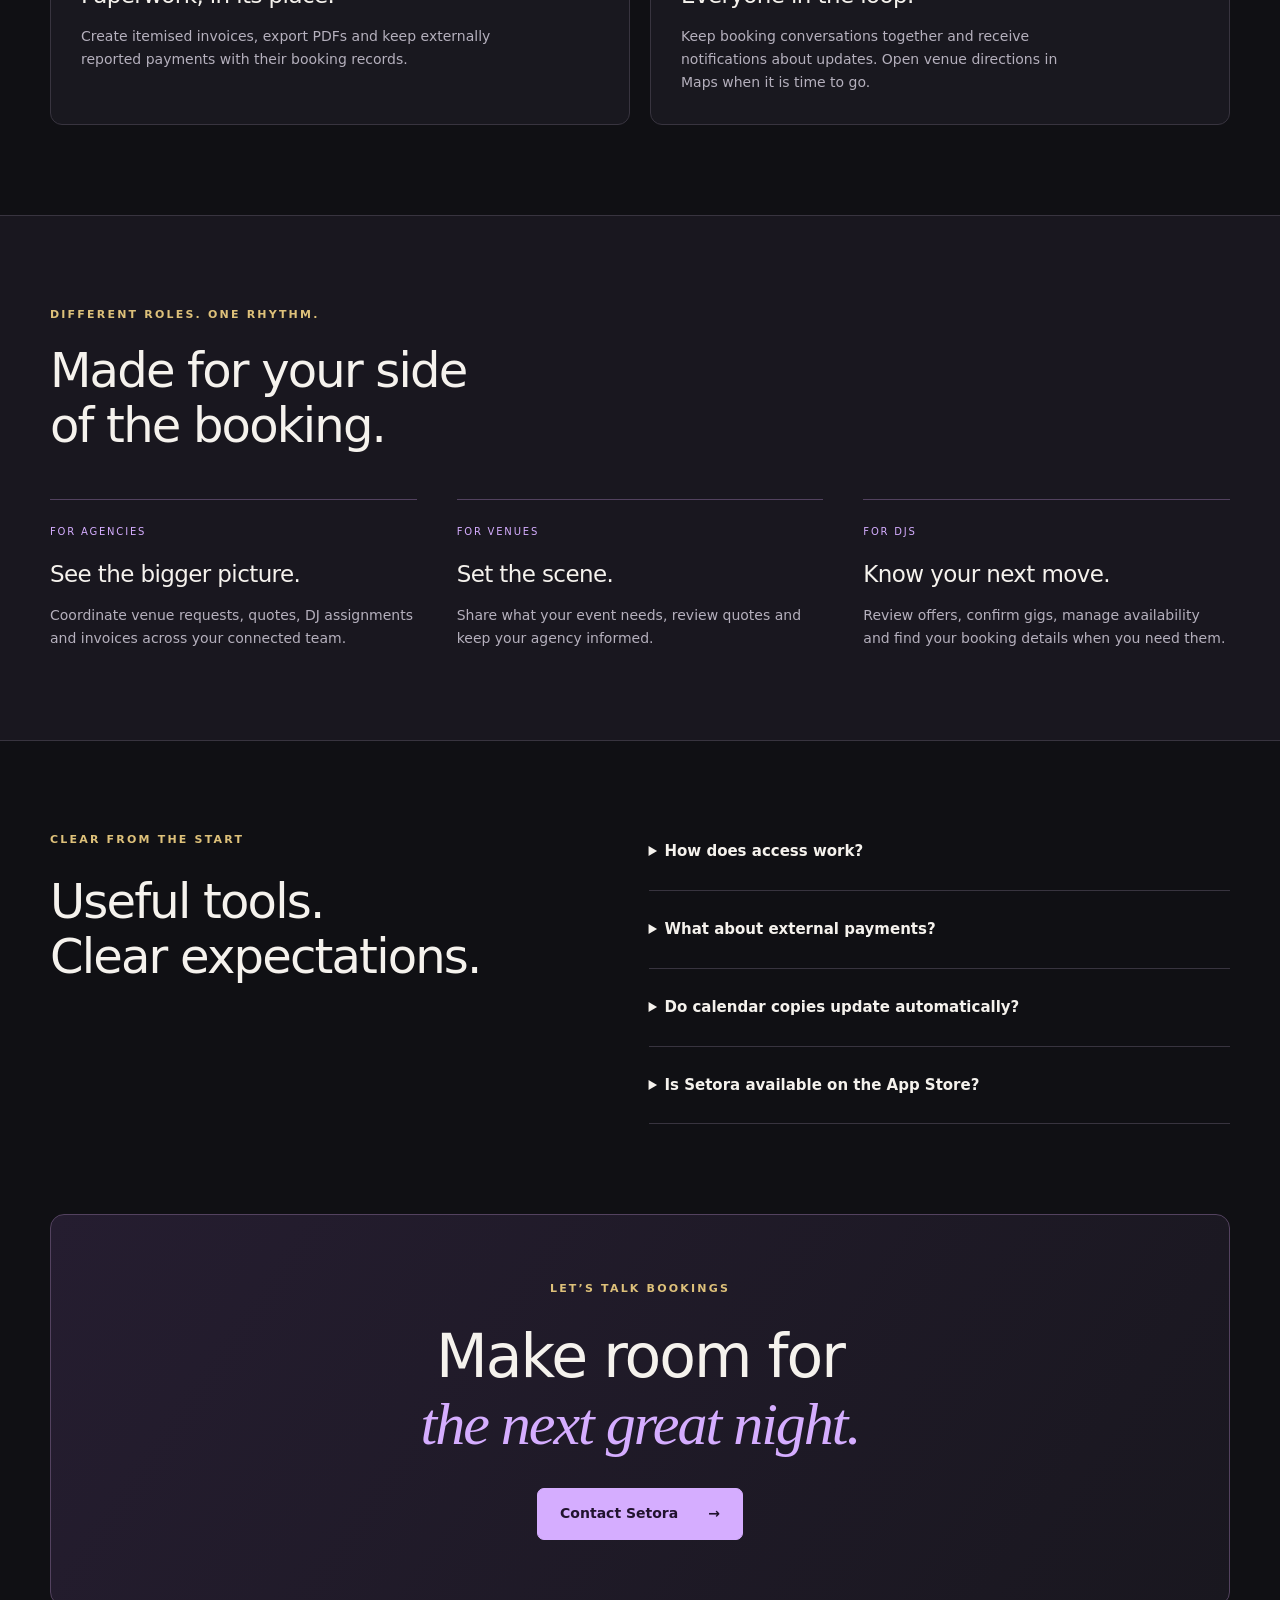
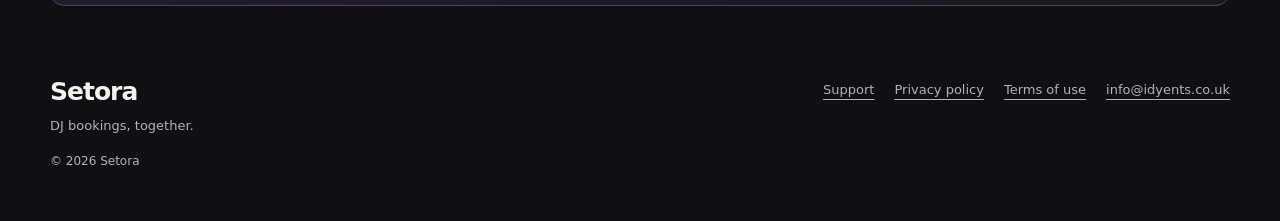
<file: marketing/index.html>
<!doctype html>
<html lang="en-GB">
<head>
<meta charset="utf-8"><meta name="viewport" content="width=device-width, initial-scale=1">
<title>Setora — DJ bookings, together</title>
<meta name="description" content="One place for DJ agencies, venues and DJs to organise requests, quotes, rotas, availability and invoices. Setora is coming to iPhone.">
<meta name="theme-color" content="#101014">
<meta property="og:title" content="Setora — DJ bookings, together">
<meta property="og:description" content="From the first enquiry to the confirmed gig. Booking tools for agencies, venues and DJs.">
<meta property="og:type" content="website"><meta property="og:url" content="https://aayjay88.github.io/setora-privacy/marketing/">
<meta property="og:image" content="https://aayjay88.github.io/setora-privacy/marketing/assets/setora.png">
<link rel="canonical" href="https://aayjay88.github.io/setora-privacy/marketing/">
<link rel="icon" href="assets/setora.png"><link rel="stylesheet" href="site.css">
</head>
<body id="top">
<a class="skip" href="#main">Skip to content</a>
<header class="wrap topbar"><a class="brand" href="./" aria-label="Setora home"><img src="assets/setora.png" width="44" height="44" alt=""><span>Setora<span class="brand-sub">AGENCIES · VENUES · DJS</span></span></a><nav aria-label="Main navigation"><a href="#features">Features</a><a href="#teams">Your team</a><a href="../support/">Support <span aria-hidden="true">→</span></a></nav></header>
<main id="main">
<section class="wrap hero" aria-labelledby="hero-title">
<div class="hero-copy"><p class="eyebrow"><span class="dot"></span> COMING TO IPHONE</p><h1 id="hero-title">Great nights.<br><span class="serif">Less admin.</span></h1><p class="lede">Bring your DJ bookings together. Requests, quotes, schedules and invoices, in one place for the people who make the night happen.</p><div class="actions"><a class="button primary" href="mailto:info@idyents.co.uk?subject=Setora%20enquiry">Get in touch <span aria-hidden="true">→</span></a><a class="text-link" href="#features">Explore Setora <span aria-hidden="true">↓</span></a></div><p class="small muted">Built for DJ agencies, venues and working DJs. Ages 18+.</p></div>
<div class="visual" aria-label="Illustration of a booking overview; not a live booking"><div class="orb" aria-hidden="true"></div><div class="dashboard"><div class="dashboard-head"><span class="mini-brand">SETORA</span><span class="pill">BOOKING OVERVIEW</span></div><p class="muted small">THE NEXT GREAT NIGHT</p><h2>Everything in place.</h2><div class="overview-row"><span class="icon" aria-hidden="true">→</span><div><strong>Venue request</strong><span>The details, from the start.</span></div><span class="tick" aria-hidden="true">✓</span></div><div class="overview-row"><span class="icon" aria-hidden="true">♫</span><div><strong>DJ confirmed</strong><span>A clear plan for your team.</span></div><span class="tick" aria-hidden="true">✓</span></div><div class="overview-row"><span class="icon" aria-hidden="true">▤</span><div><strong>Invoice organised</strong><span>Reviewed. Issued. Together.</span></div><span class="tick" aria-hidden="true">✓</span></div><div class="dashboard-foot"><span class="dot"></span> ONE SHARED WORKFLOW</div></div><p class="visual-caption">Illustrative workflow</p></div>
</section>
<div class="principles"><div class="wrap principles-inner"><span>One connected team.</span><span>Clear booking details.</span><span>More time for the music.</span></div></div>
<section class="wrap section" id="features" aria-labelledby="features-title"><div class="section-intro"><p class="eyebrow">FROM ENQUIRY TO ENCORE</p><h2 id="features-title">The details handled.<br>The night ahead.</h2><p class="muted">Give every booking a place, and everyone a clear next step.</p></div><div class="feature-grid">
<article class="feature"><span class="feature-no">01 / BOOK</span><h3>Requests into plans.</h3><p>Collect venue requirements, review requests and send quotes. Keep dates, music preferences and equipment details together.</p></article>
<article class="feature"><span class="feature-no">02 / ORGANISE</span><h3>A rota that connects.</h3><p>Offer gigs to DJs, track their responses and manage availability. Organise recurring events and add bookings to your phone calendar.</p></article>
<article class="feature"><span class="feature-no">03 / KEEP TRACK</span><h3>Paperwork, in its place.</h3><p>Create itemised invoices, export PDFs and keep externally reported payments with their booking records.</p></article>
<article class="feature"><span class="feature-no">04 / STAY IN TOUCH</span><h3>Everyone in the loop.</h3><p>Keep booking conversations together and receive notifications about updates. Open venue directions in Maps when it is time to go.</p></article>
</div></section>
<section class="team-section" id="teams" aria-labelledby="team-title"><div class="wrap section"><div class="section-intro"><p class="eyebrow">DIFFERENT ROLES. ONE RHYTHM.</p><h2 id="team-title">Made for your side<br>of the booking.</h2></div><div class="team-grid"><article><span class="role-label">FOR AGENCIES</span><h3>See the bigger picture.</h3><p>Coordinate venue requests, quotes, DJ assignments and invoices across your connected team.</p></article><article><span class="role-label">FOR VENUES</span><h3>Set the scene.</h3><p>Share what your event needs, review quotes and keep your agency informed.</p></article><article><span class="role-label">FOR DJS</span><h3>Know your next move.</h3><p>Review offers, confirm gigs, manage availability and find your booking details when you need them.</p></article></div></div></section>
<section class="wrap section details-section" aria-labelledby="details-title"><div><p class="eyebrow">CLEAR FROM THE START</p><h2 id="details-title">Useful tools.<br>Clear expectations.</h2></div><div class="faq"><details><summary>How does access work?</summary><p>Available tools depend on your role and your agency’s plan. Monthly and annual agency subscription options are shown in the app. Apple subscriptions renew automatically unless cancelled through Apple subscription settings.</p></details><details><summary>What about external payments?</summary><p>For externally arranged payments, Setora keeps user-reported records. It does not collect or verify those bank transfers or automatically issue refunds. Agree payment and any settlement directly with your agency.</p></details><details><summary>Do calendar copies update automatically?</summary><p>No. Adding a booking opens Apple’s calendar editor for you to review and save. Changes and cancellations must be managed in your calendar app.</p></details><details><summary>Is Setora available on the App Store?</summary><p>Setora is preparing for its first iPhone release. There is no public download yet. Contact us with questions about availability.</p></details></div></section>
<section class="wrap contact-section" aria-labelledby="contact-title"><p class="eyebrow">LET’S TALK BOOKINGS</p><h2 id="contact-title">Make room for<br><span class="serif">the next great night.</span></h2><a class="button primary" href="mailto:info@idyents.co.uk?subject=Setora%20enquiry">Contact Setora <span aria-hidden="true">→</span></a></section>
</main>
<footer class="wrap footer"><div><a class="wordmark" href="#top">Setora</a><p>DJ bookings, together.</p><p class="small">© 2026 Setora</p></div><nav aria-label="Footer navigation"><a href="../support/">Support</a><a href="../">Privacy policy</a><a href="https://www.apple.com/legal/internet-services/itunes/dev/stdeula/">Terms of use</a><a href="mailto:info@idyents.co.uk">info@idyents.co.uk</a></nav></footer>
</body></html>
</file>
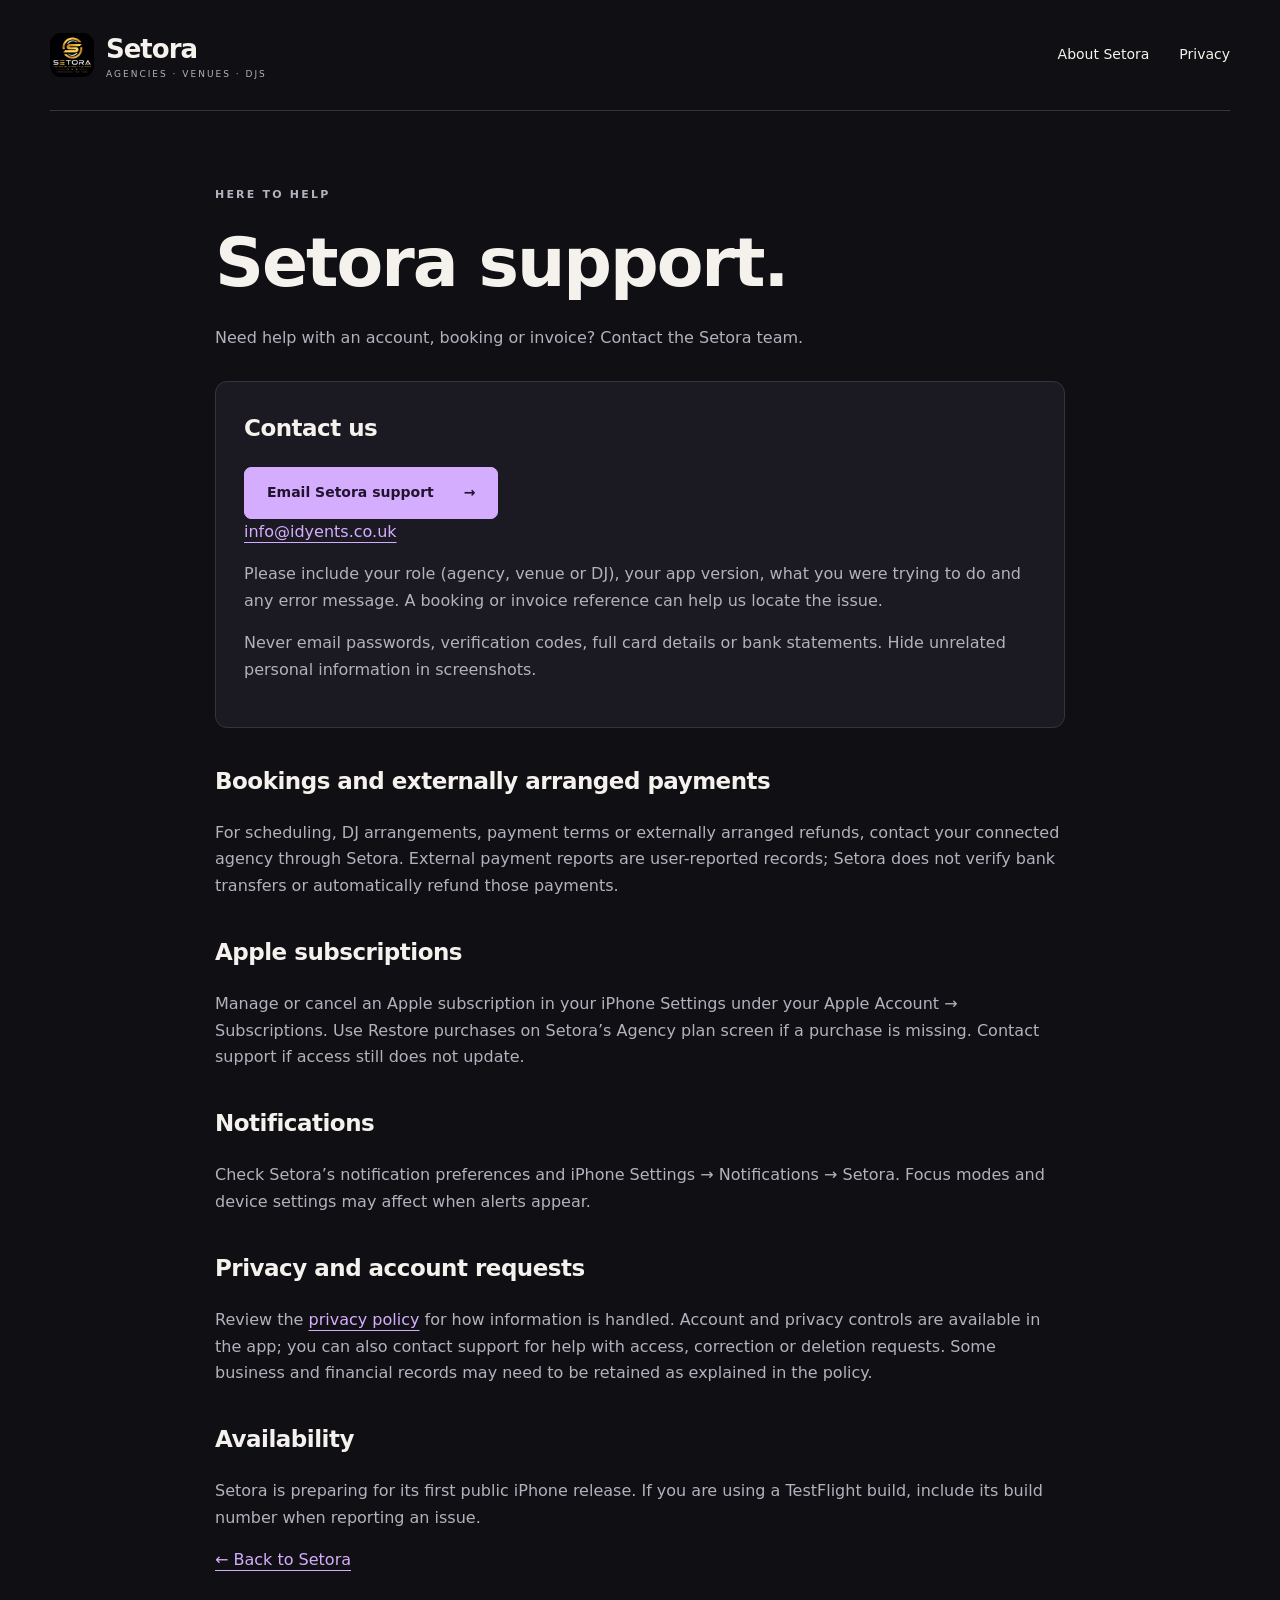
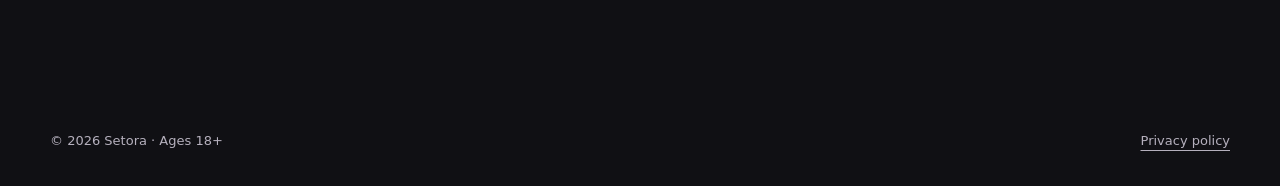
<file: support/index.html>
<!doctype html><html lang="en-GB"><head><meta charset="utf-8"><meta name="viewport" content="width=device-width,initial-scale=1"><meta name="theme-color" content="#101014"><title>Support | Setora</title><meta name="description" content="Get help with Setora accounts, DJ bookings, agency subscriptions, invoices and notifications."><link rel="canonical" href="https://aayjay88.github.io/setora-privacy/support/"><link rel="stylesheet" href="../marketing/site.css"><link rel="icon" href="../marketing/assets/setora.png"></head>
<body><a class="skip" href="#main">Skip to content</a><header class="wrap topbar"><a class="brand" href="../marketing/"><img src="../marketing/assets/setora.png" width="44" height="44" alt=""><span>Setora<span class="brand-sub">AGENCIES · VENUES · DJS</span></span></a><nav aria-label="Main navigation"><a href="../marketing/">About Setora</a><a href="../">Privacy</a></nav></header>
<main id="main" class="wrap support-main"><p class="eyebrow">HERE TO HELP</p><h1>Setora support.</h1><p>Need help with an account, booking or invoice? Contact the Setora team.</p><div class="support-box"><h2 style="margin-top:0">Contact us</h2><a class="button primary" href="mailto:info@idyents.co.uk?subject=Setora%20support">Email Setora support <span aria-hidden="true">→</span></a><p><a href="mailto:info@idyents.co.uk">info@idyents.co.uk</a></p><p>Please include your role (agency, venue or DJ), your app version, what you were trying to do and any error message. A booking or invoice reference can help us locate the issue.</p><p>Never email passwords, verification codes, full card details or bank statements. Hide unrelated personal information in screenshots.</p></div>
<h2>Bookings and externally arranged payments</h2><p>For scheduling, DJ arrangements, payment terms or externally arranged refunds, contact your connected agency through Setora. External payment reports are user-reported records; Setora does not verify bank transfers or automatically refund those payments.</p>
<h2>Apple subscriptions</h2><p>Manage or cancel an Apple subscription in your iPhone Settings under your Apple Account → Subscriptions. Use Restore purchases on Setora’s Agency plan screen if a purchase is missing. Contact support if access still does not update.</p>
<h2>Notifications</h2><p>Check Setora’s notification preferences and iPhone Settings → Notifications → Setora. Focus modes and device settings may affect when alerts appear.</p>
<h2>Privacy and account requests</h2><p>Review the <a href="../">privacy policy</a> for how information is handled. Account and privacy controls are available in the app; you can also contact support for help with access, correction or deletion requests. Some business and financial records may need to be retained as explained in the policy.</p>
<h2>Availability</h2><p>Setora is preparing for its first public iPhone release. If you are using a TestFlight build, include its build number when reporting an issue.</p><p><a href="../marketing/">← Back to Setora</a></p></main><footer class="wrap footer"><span>© 2026 Setora · Ages 18+</span><a href="../">Privacy policy</a></footer></body></html>
</file>
<file: marketing/site.css>
:root{color-scheme:dark;--bg:#101014;--panel:#1b1a22;--ink:#f5f2ed;--muted:#b5b0bd;--purple:#d5adff;--gold:#dec17a;--line:#38343f}*{box-sizing:border-box}html{scroll-behavior:smooth;scroll-padding-top:30px}body{margin:0;background:var(--bg);color:var(--ink);font:16px/1.65 system-ui,-apple-system,BlinkMacSystemFont,"Segoe UI",sans-serif;-webkit-font-smoothing:antialiased}a{color:inherit;text-underline-offset:5px}a:hover{color:var(--purple)}a:focus-visible,summary:focus-visible{outline:3px solid var(--gold);outline-offset:6px;border-radius:4px}.wrap{width:min(1180px,calc(100% - 80px));margin-inline:auto}.skip{position:absolute;top:-100px;left:20px;background:var(--ink);color:var(--bg);padding:12px;z-index:10}.skip:focus{top:10px}.topbar{display:flex;justify-content:space-between;align-items:center;padding-block:28px;border-bottom:1px solid var(--line);gap:24px}.brand{display:flex;align-items:center;gap:12px;text-decoration:none;font-size:26px;font-weight:700;letter-spacing:-1px}.brand img{border-radius:11px}.brand-sub{display:block;font-size:9px;font-weight:500;letter-spacing:2px;color:var(--muted);margin-top:-4px}.topbar nav{display:flex;gap:30px;font-size:14px}.topbar nav a{text-decoration:none;padding-block:12px}.hero{display:grid;grid-template-columns:1.15fr 1fr;gap:75px;align-items:center;padding-block:95px 105px}.eyebrow{font-size:11px;letter-spacing:2.2px;color:var(--gold);font-weight:700;margin:0 0 24px}.dot{display:inline-block;width:7px;height:7px;background:var(--gold);border-radius:100%;margin-right:8px}h1,h2,h3,p{margin-top:0}h1{font-size:clamp(54px,6.8vw,88px);font-weight:550;letter-spacing:-4px;line-height:1.04;margin-bottom:26px}.serif{font-family:Georgia,"Times New Roman",serif;font-style:italic;font-weight:400;color:var(--purple);letter-spacing:-3px}.lede{font-size:18px;line-height:1.8;color:var(--muted);max-width:500px;margin-bottom:28px}.actions{display:flex;align-items:center;gap:25px;margin-bottom:22px;flex-wrap:wrap}.button{display:inline-flex;justify-content:space-between;align-items:center;gap:30px;min-height:52px;padding:13px 22px;border-radius:7px;text-decoration:none;font-weight:650;font-size:14px}.primary{background:var(--purple);color:#21132e;border:1px solid var(--purple)}.primary:hover{color:#21132e;background:#e4caff}.text-link{font-size:14px;text-decoration:none;padding-block:12px}.muted{color:var(--muted)}.small{font-size:12px}.visual{position:relative;padding:20px 0}.orb{position:absolute;width:330px;height:330px;border-radius:50%;background:radial-gradient(circle,#654c7a77,transparent 70%);top:-35px;right:-20px;z-index:-1}.dashboard{position:relative;background:linear-gradient(145deg,#26222f,#18171f);border:1px solid #51445f;border-radius:19px;padding:28px;box-shadow:0 24px 70px #0005;transform:rotate(2deg)}.dashboard-head{display:flex;align-items:center;justify-content:space-between;margin-bottom:45px;gap:10px}.mini-brand{color:var(--gold);letter-spacing:3px;font-size:12px;font-weight:650}.pill{font-size:8px;letter-spacing:1.2px;color:var(--muted);border:1px solid #51445f;padding:5px 7px;border-radius:20px}.dashboard h2{font-size:30px;letter-spacing:-1px;line-height:1.2;margin-bottom:25px}.dashboard>p{letter-spacing:1.5px;font-size:9px;margin-bottom:8px}.overview-row{display:flex;gap:14px;align-items:center;border-top:1px solid #41394b;padding:19px 0}.icon{display:grid;place-items:center;width:40px;height:40px;background:#382946;color:var(--purple);border-radius:10px;font-size:22px;flex-shrink:0}.overview-row strong{display:block;font-size:14px;font-weight:600}.overview-row div span{display:block;font-size:11px;color:var(--muted)}.tick{margin-left:auto;color:var(--gold);font-size:18px}.dashboard-foot{border-top:1px solid #41394b;padding-top:20px;font-size:9px;letter-spacing:1.6px;color:var(--muted)}.visual-caption{font-size:10px;color:var(--muted);text-align:right;margin:22px 0 0}.principles{border-block:1px solid var(--line)}.principles-inner{display:flex;justify-content:space-between;gap:20px;padding-block:22px;font-size:12px;color:var(--muted)}.principles-inner span:before{content:'•';color:var(--gold);margin-right:14px}.section{padding-block:90px}.section-intro h2,.details-section h2{font-size:clamp(34px,4vw,48px);letter-spacing:-1.8px;line-height:1.16;font-weight:500;margin-bottom:20px}.section-intro .eyebrow{margin-bottom:18px}.feature-grid{display:grid;grid-template-columns:repeat(2,1fr);gap:20px;margin-top:42px}.feature{border:1px solid var(--line);border-radius:12px;padding:30px;background:#19181f}.feature-no{color:var(--gold);font-size:10px;letter-spacing:2px;display:block;margin-bottom:24px}.feature h3,.team-grid h3{font-size:23px;line-height:1.3;font-weight:500;letter-spacing:-.6px;margin-bottom:14px}.feature p,.team-grid p{color:var(--muted);font-size:14px;margin-bottom:0;max-width:46ch}.team-section{background:#19171f;border-block:1px solid var(--line)}.team-grid{display:grid;grid-template-columns:repeat(3,1fr);gap:40px;margin-top:45px}.team-grid article{border-top:1px solid #52425f;padding-top:24px}.role-label{font-size:10px;letter-spacing:1.8px;color:var(--purple);display:block;margin-bottom:20px}.details-section{display:grid;grid-template-columns:1fr 1.1fr;gap:70px}.faq details{border-bottom:1px solid var(--line);padding:18px 0}.faq details:first-child{padding-top:0}.faq summary{cursor:pointer;font-size:15px;font-weight:550;padding:8px 0}.faq details p{color:var(--muted);font-size:14px;margin:12px 0 6px}.contact-section{padding:65px;border:1px solid #53425f;background:linear-gradient(125deg,#251d30,#19171f);border-radius:14px;text-align:center}.contact-section h2{font-size:clamp(35px,5vw,60px);line-height:1.12;font-weight:500;letter-spacing:-2px;margin-bottom:30px}.contact-section .serif{letter-spacing:-2px}.footer{display:flex;justify-content:space-between;gap:35px;padding-block:65px 35px;color:var(--muted);font-size:13px}.wordmark{font-size:25px;color:var(--ink);font-weight:700;text-decoration:none;letter-spacing:-1px}.footer p{margin:3px 0 15px}.footer nav{display:flex;gap:20px;align-items:flex-start;flex-wrap:wrap}.footer nav a{padding-block:8px}.support-main{max-width:850px;padding-block:75px}.support-main h1{font-size:clamp(42px,6vw,68px);letter-spacing:-2px}.support-main h2{font-size:23px;letter-spacing:-.5px;margin-top:35px}.support-main p,.support-main li{color:var(--muted)}.support-box{padding:28px;border:1px solid var(--line);border-radius:12px;background:var(--panel);margin-block:30px}.support-main a:not(.button){color:var(--purple)}.support-main ul{padding-left:22px}.support-main li{margin-block:8px}
@media(max-width:850px){.wrap{width:calc(100% - 40px)}.hero{gap:35px;padding-block:65px;grid-template-columns:1fr 1fr}h1{font-size:58px;letter-spacing:-2.8px}.dashboard{padding:20px}.dashboard-head{margin-bottom:30px}.pill{display:none}.team-grid{gap:22px}.details-section{gap:30px}.footer{flex-direction:column}.contact-section{padding:45px 24px}}
@media(max-width:620px){.topbar{align-items:flex-start;gap:15px;flex-direction:column;padding-block:20px}.topbar nav{width:100%;justify-content:space-between;gap:18px}.hero{grid-template-columns:1fr;gap:30px;padding-block:50px}.hero h1{font-size:66px;letter-spacing:-3px}.lede{font-size:17px}.visual{max-width:430px;width:100%;margin:auto;padding-inline:8px}.orb{right:0;width:260px}.dashboard-head{margin-bottom:35px}.dashboard{padding:24px;transform:rotate(1deg)}.pill{display:block}.principles-inner{flex-direction:column;gap:10px;padding-block:20px}.section{padding-block:60px}.feature-grid,.team-grid,.details-section{grid-template-columns:1fr}.feature{padding:25px}.team-grid{gap:30px}.team-grid p,.feature p{max-width:none}.contact-section{width:calc(100% - 40px);padding:40px 20px}.contact-section h2{font-size:39px}.footer nav{flex-direction:column;gap:5px}.support-main{padding-block:50px}.support-box{padding:22px}.brand-sub{letter-spacing:1.5px}.support-main h1{font-size:49px}}
@media(prefers-reduced-motion:reduce){html{scroll-behavior:auto}}@media print{body{background:#fff;color:#111}.muted,.feature p,.team-grid p,.support-main p,.support-main li{color:#333}.visual{display:none}.hero,.details-section{display:block}.feature,.team-section,.support-box,.contact-section{background:#fff;color:#111;border-color:#aaa}.topbar nav,.skip{display:none}a{color:#111}.serif{color:#333}}
</file>
